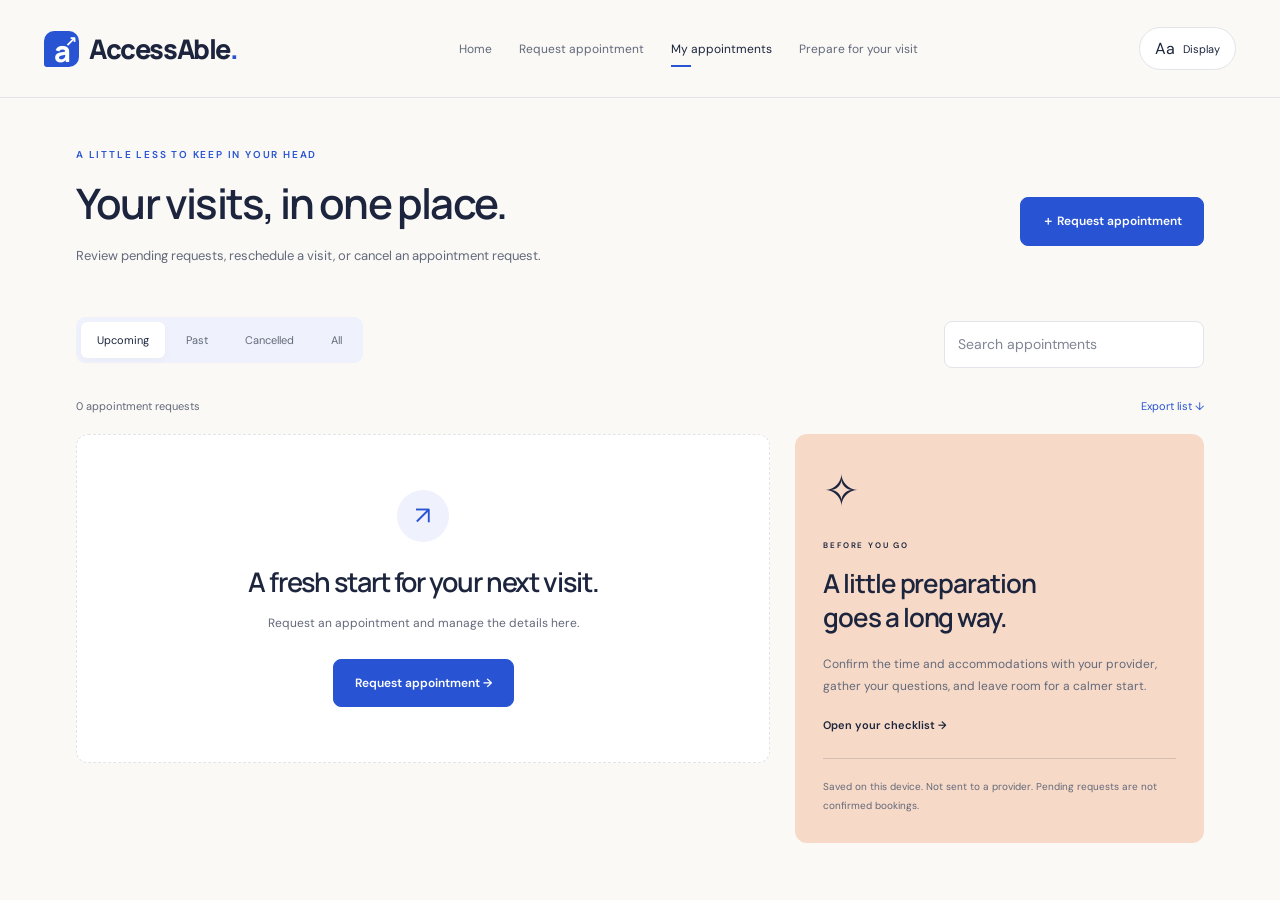
<file: calendar.html>
<!doctype html>
<html lang="en">
<head>
  <meta charset="UTF-8">
  <meta name="viewport" content="width=device-width,initial-scale=1">
  <meta http-equiv="refresh" content="0;url=appointments.html">
  <title>AccessAble</title>
</head>
<body>
  <p>
    <a href="appointments.html">Continue to AccessAble</a>
  </p>
</body>
</html>
</file>
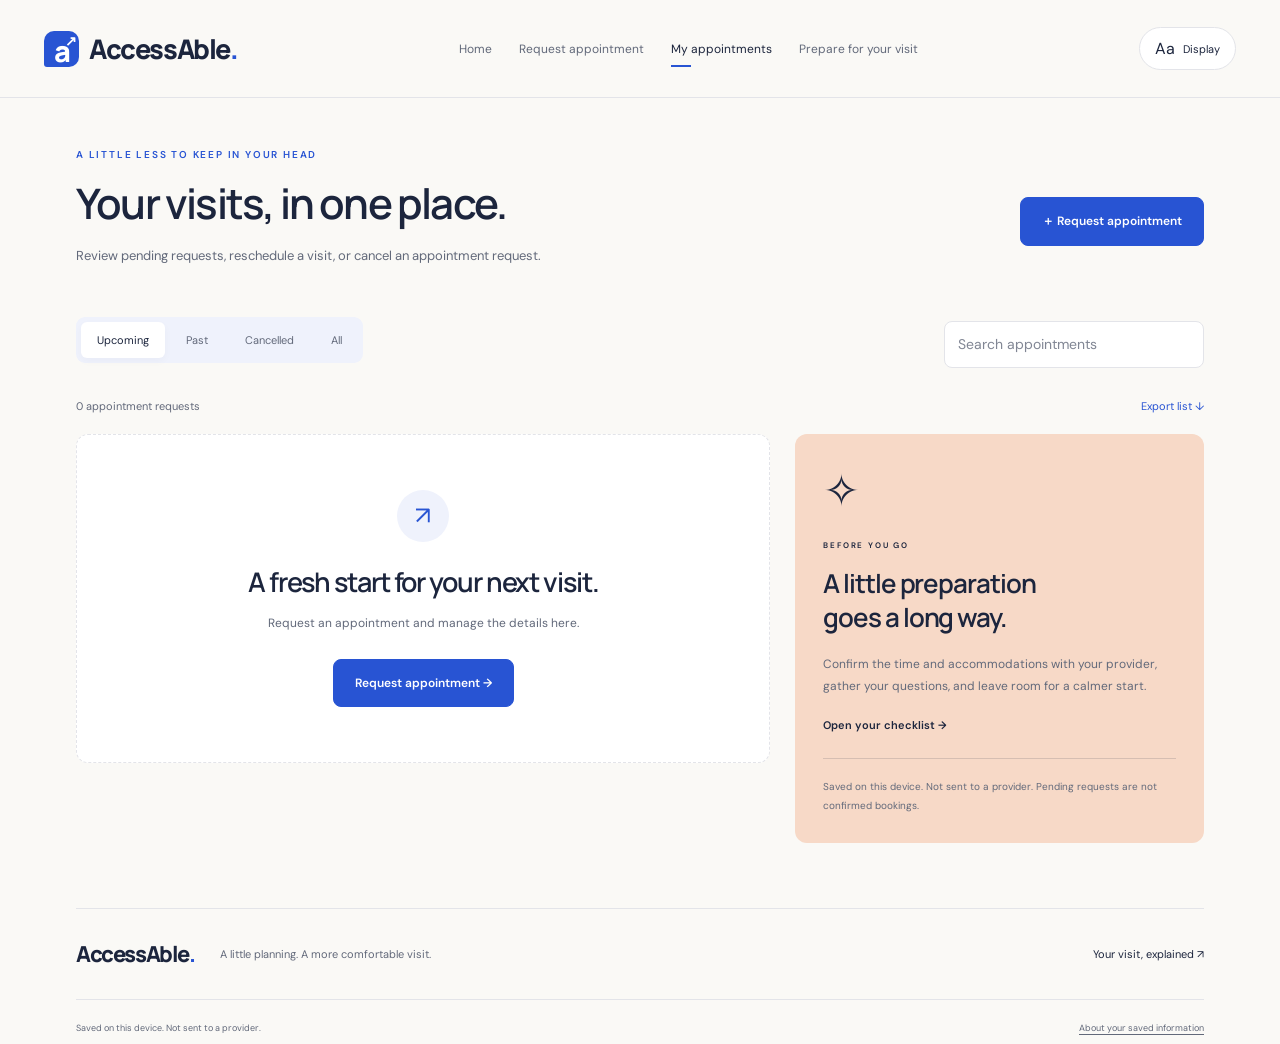
<file: dashboard.html>
<!doctype html>
<html lang="en">
<head>
  <meta charset="UTF-8">
  <meta name="viewport" content="width=device-width,initial-scale=1">
  <meta http-equiv="refresh" content="0;url=appointments.html">
  <title>AccessAble</title>
</head>
<body>
  <p>
    <a href="appointments.html">Continue to AccessAble</a>
  </p>
</body>
</html>
</file>
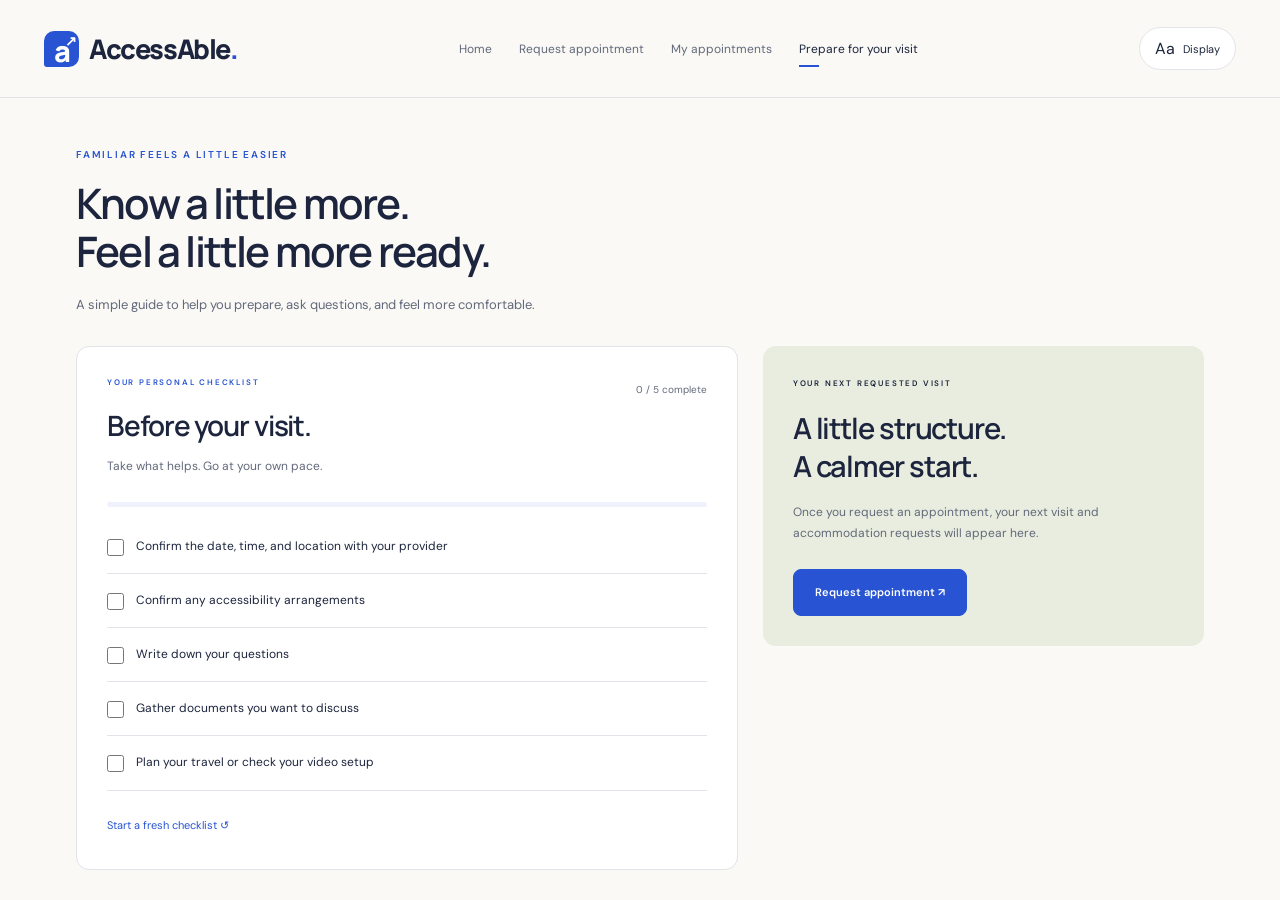
<file: resources.html>
<!doctype html>
<html lang="en">
<head>
  <meta charset="UTF-8">
  <meta name="viewport" content="width=device-width,initial-scale=1">
  <meta http-equiv="refresh" content="0;url=prepare.html">
  <title>AccessAble</title>
</head>
<body>
  <p>
    <a href="prepare.html">Continue to AccessAble</a>
  </p>
</body>
</html>
</file>
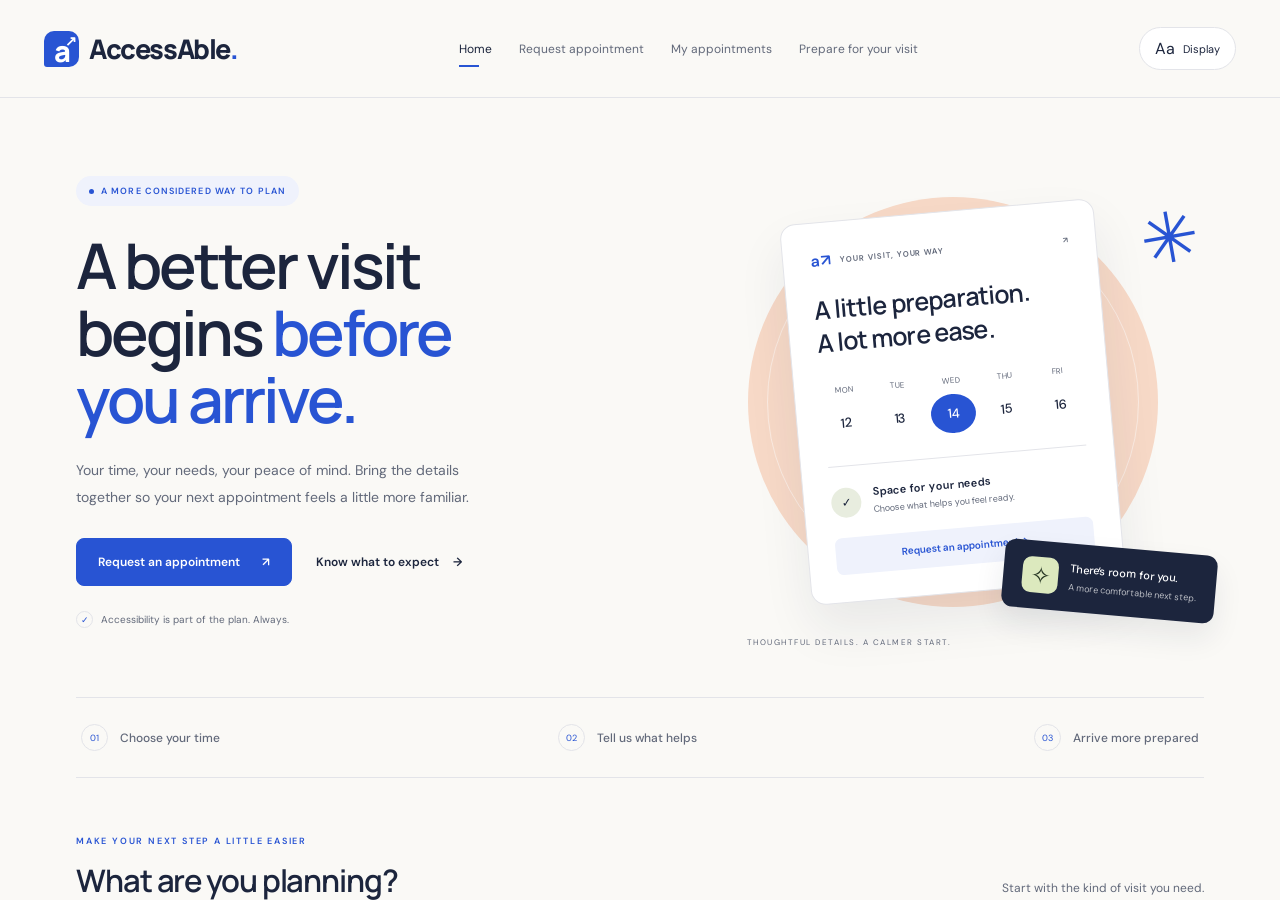
<file: settings.html>
<!doctype html>
<html lang="en">
<head>
  <meta charset="UTF-8">
  <meta name="viewport" content="width=device-width,initial-scale=1">
  <meta http-equiv="refresh" content="0;url=index.html">
  <title>AccessAble</title>
</head>
<body>
  <p>
    <a href="index.html">Continue to AccessAble</a>
  </p>
</body>
</html>
</file>
